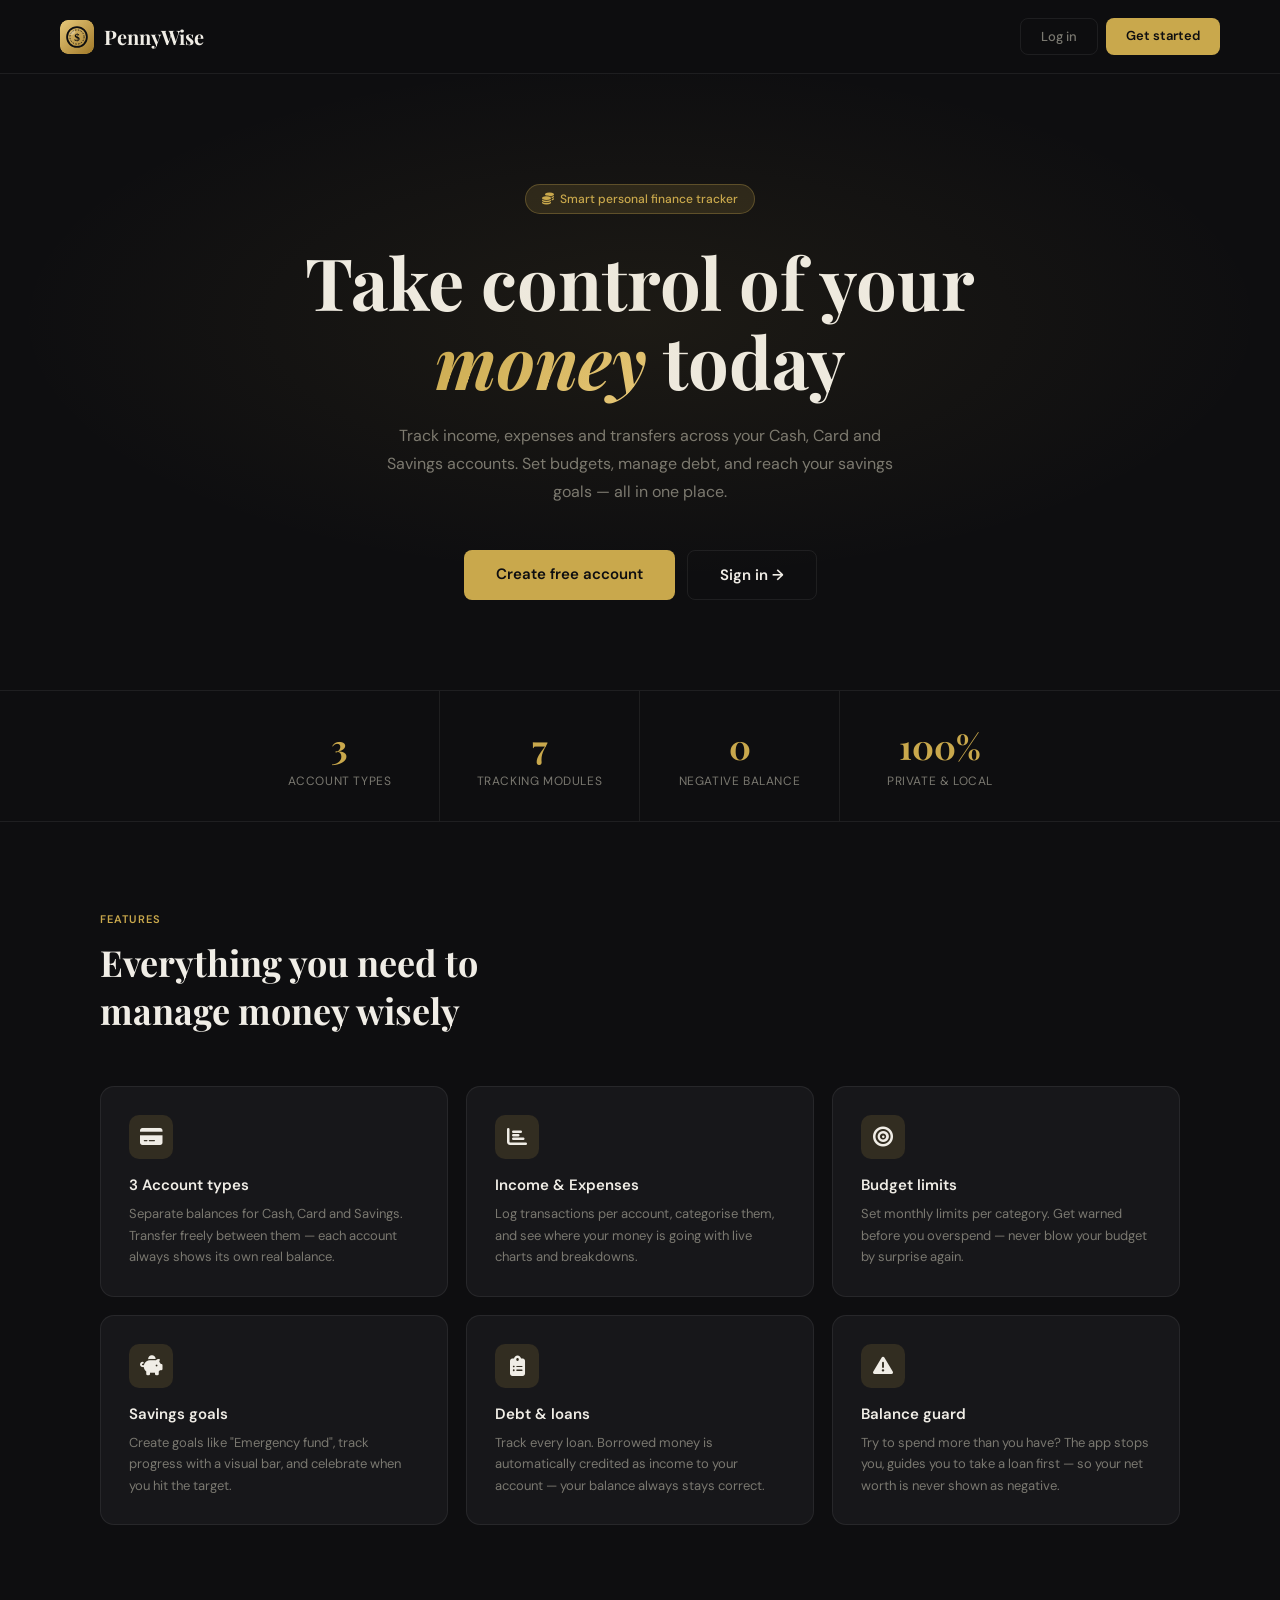
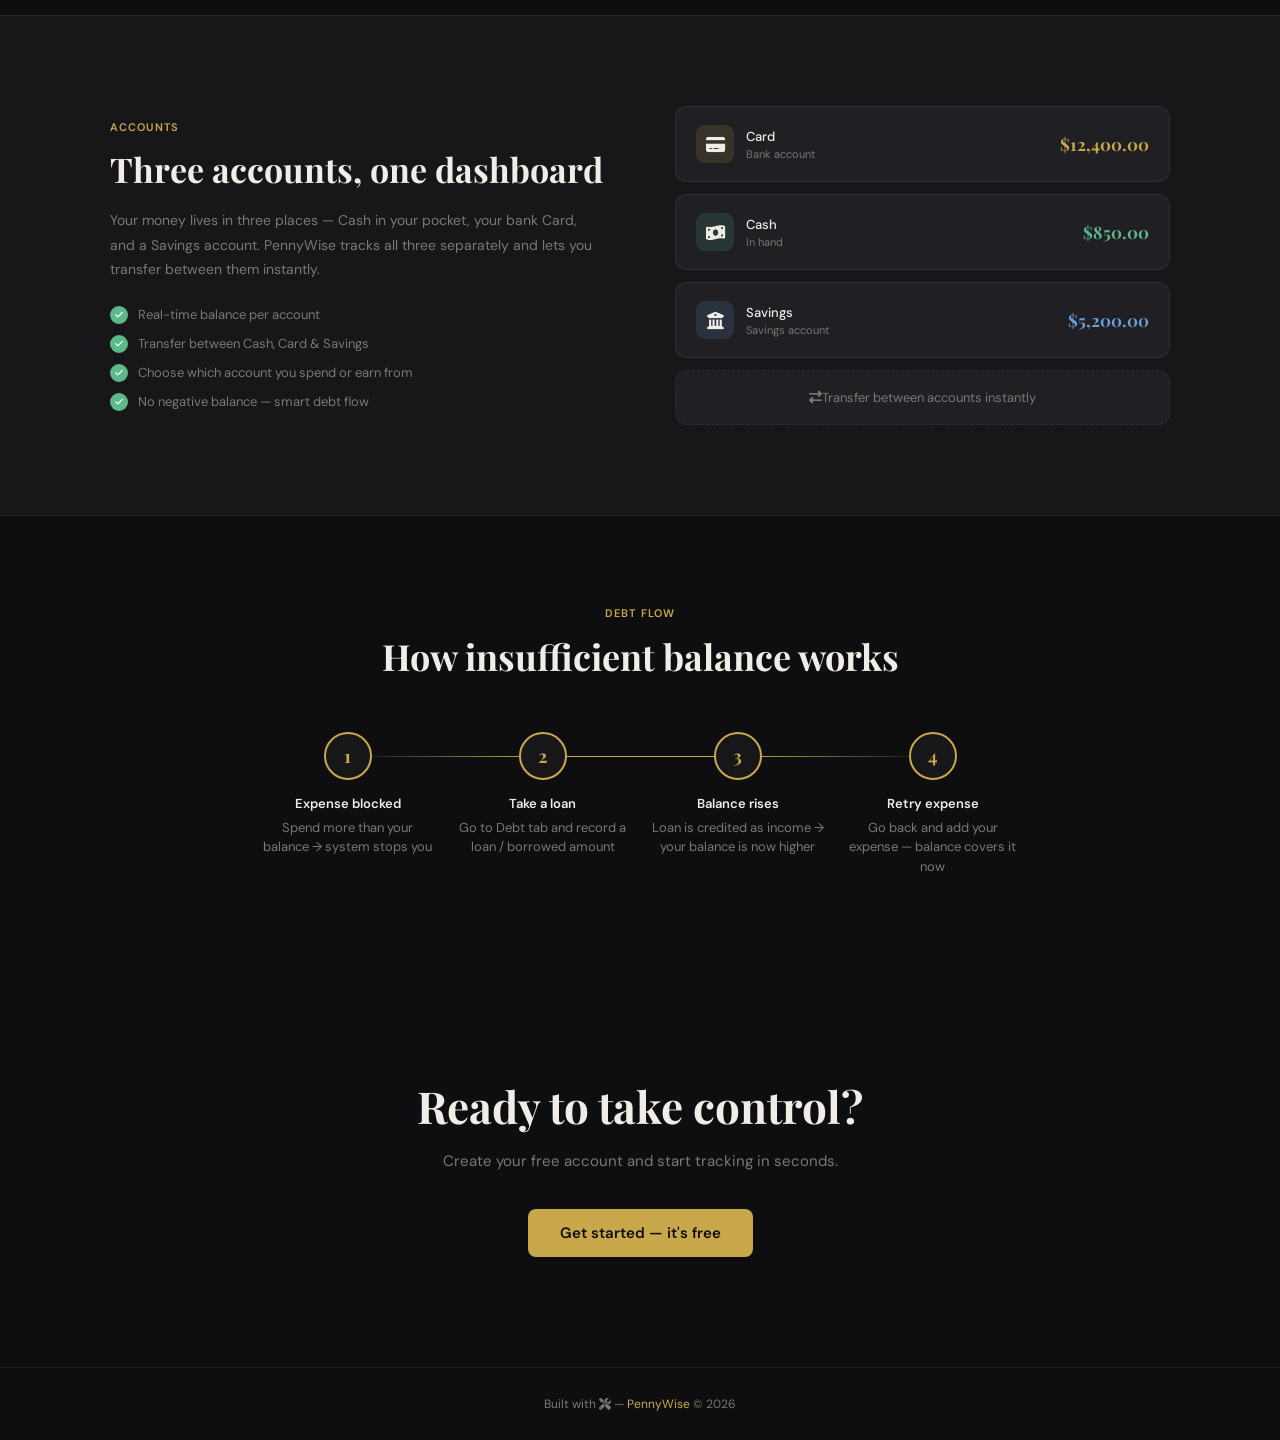
<file: pennyWise/home.html>
<!DOCTYPE html>
<html lang="en">
<head>
<meta charset="UTF-8">
<meta name="viewport" content="width=device-width, initial-scale=1.0">
<title>PennyWise — Smart Money Tracker</title>
<link rel="icon" type="image/svg+xml" href="assets/favicon.svg">
<link rel="stylesheet" href="https://cdnjs.cloudflare.com/ajax/libs/font-awesome/6.5.1/css/all.min.css">
<link href="https://fonts.googleapis.com/css2?family=Playfair+Display:wght@400;600;700&family=DM+Sans:wght@300;400;500;600&display=swap" rel="stylesheet">
<link rel="stylesheet" href="static/css/home.css">
<link rel="stylesheet" href="https://cdnjs.cloudflare.com/ajax/libs/font-awesome/6.5.1/css/all.min.css">
</head>
<body>

<nav>
  <a class="nav-brand" href="home.html">
    <img src="assets/logo.svg" alt="PennyWise">
    <span>PennyWise</span>
  </a>
  <div class="nav-links">
    <a href="login.html" class="btn-nav btn-outline">Log in</a>
    <a href="signup.html" class="btn-nav btn-gold">Get started</a>
  </div>
</nav>

<section class="hero">
  <div class="hero-badge"><i class="fa-solid fa-coins"></i> Smart personal finance tracker</div>
  <h1>Take control of your <em>money</em> today</h1>
  <p>Track income, expenses and transfers across your Cash, Card and Savings accounts. Set budgets, manage debt, and reach your savings goals — all in one place.</p>
  <div class="hero-btns">
    <a href="signup.html" class="btn-hero btn-hero-gold">Create free account</a>
    <a href="login.html" class="btn-hero btn-hero-ghost">Sign in →</a>
  </div>
</section>

<div class="stats-strip">
  <div class="stat-block"><div class="stat-n">3</div><div class="stat-l">Account types</div></div>
  <div class="stat-block"><div class="stat-n">7</div><div class="stat-l">Tracking modules</div></div>
  <div class="stat-block"><div class="stat-n">0</div><div class="stat-l">Negative balance</div></div>
  <div class="stat-block"><div class="stat-n">100%</div><div class="stat-l">Private & local</div></div>
</div>

<section class="features">
  <div class="sec-eyebrow">Features</div>
  <div class="sec-title">Everything you need to manage money wisely</div>
  <div class="feat-grid">
    <div class="feat-card">
      <div class="feat-icon"><i class="fa-solid fa-credit-card"></i></div>
      <div class="feat-title">3 Account types</div>
      <div class="feat-desc">Separate balances for Cash, Card and Savings. Transfer freely between them — each account always shows its own real balance.</div>
    </div>
    <div class="feat-card">
      <div class="feat-icon"><i class="fa-solid fa-chart-bar"></i></div>
      <div class="feat-title">Income & Expenses</div>
      <div class="feat-desc">Log transactions per account, categorise them, and see where your money is going with live charts and breakdowns.</div>
    </div>
    <div class="feat-card">
      <div class="feat-icon"><i class="fa-solid fa-bullseye"></i></div>
      <div class="feat-title">Budget limits</div>
      <div class="feat-desc">Set monthly limits per category. Get warned before you overspend — never blow your budget by surprise again.</div>
    </div>
    <div class="feat-card">
      <div class="feat-icon"><i class="fa-solid fa-piggy-bank"></i></div>
      <div class="feat-title">Savings goals</div>
      <div class="feat-desc">Create goals like "Emergency fund", track progress with a visual bar, and celebrate when you hit the target.</div>
    </div>
    <div class="feat-card">
      <div class="feat-icon"><i class="fa-solid fa-clipboard-list"></i></div>
      <div class="feat-title">Debt & loans</div>
      <div class="feat-desc">Track every loan. Borrowed money is automatically credited as income to your account — your balance always stays correct.</div>
    </div>
    <div class="feat-card">
      <div class="feat-icon"><i class="fa-solid fa-triangle-exclamation"></i></div>
      <div class="feat-title">Balance guard</div>
      <div class="feat-desc">Try to spend more than you have? The app stops you, guides you to take a loan first — so your net worth is never shown as negative.</div>
    </div>
  </div>
</section>

<section class="preview">
  <div class="preview-inner">
    <div class="preview-text">
      <div class="sec-eyebrow">Accounts</div>
      <h2>Three accounts, one dashboard</h2>
      <p>Your money lives in three places — Cash in your pocket, your bank Card, and a Savings account. PennyWise tracks all three separately and lets you transfer between them instantly.</p>
      <div class="checks">
        <div class="check"><div class="check-dot"><i class="fa-solid fa-check"></i></div>Real-time balance per account</div>
        <div class="check"><div class="check-dot"><i class="fa-solid fa-check"></i></div>Transfer between Cash, Card & Savings</div>
        <div class="check"><div class="check-dot"><i class="fa-solid fa-check"></i></div>Choose which account you spend or earn from</div>
        <div class="check"><div class="check-dot"><i class="fa-solid fa-check"></i></div>No negative balance — smart debt flow</div>
      </div>
    </div>
    <div class="acc-demo">
      <div class="acc-card">
        <div class="acc-left">
          <div class="acc-icon" style="background:rgba(201,168,76,.15)"><i class="fa-solid fa-credit-card"></i></div>
          <div><div class="acc-name">Card</div><div class="acc-sub">Bank account</div></div>
        </div>
        <div class="acc-bal" style="color:var(--gold)">$12,400.00</div>
      </div>
      <div class="acc-card">
        <div class="acc-left">
          <div class="acc-icon" style="background:rgba(92,186,138,.15)"><i class="fa-solid fa-money-bill-wave"></i></div>
          <div><div class="acc-name">Cash</div><div class="acc-sub">In hand</div></div>
        </div>
        <div class="acc-bal" style="color:var(--green)">$850.00</div>
      </div>
      <div class="acc-card">
        <div class="acc-left">
          <div class="acc-icon" style="background:rgba(106,159,216,.15)"><i class="fa-solid fa-building-columns"></i></div>
          <div><div class="acc-name">Savings</div><div class="acc-sub">Savings account</div></div>
        </div>
        <div class="acc-bal" style="color:var(--blue)">$5,200.00</div>
      </div>
      <div class="acc-card acc-transfer"><i class="fa-solid fa-right-left"></i> Transfer between accounts instantly</div>
    </div>
  </div>
</section>

<section class="flow">
  <div class="sec-eyebrow">Debt flow</div>
  <div class="sec-title" style="margin:0 auto 0;max-width:600px">How insufficient balance works</div>
  <div class="flow-steps">
    <div class="flow-step">
      <div class="flow-num">1</div>
      <div class="flow-label"><strong>Expense blocked</strong>Spend more than your balance → system stops you</div>
    </div>
    <div class="flow-step">
      <div class="flow-num">2</div>
      <div class="flow-label"><strong>Take a loan</strong>Go to Debt tab and record a loan / borrowed amount</div>
    </div>
    <div class="flow-step">
      <div class="flow-num">3</div>
      <div class="flow-label"><strong>Balance rises</strong>Loan is credited as income → your balance is now higher</div>
    </div>
    <div class="flow-step">
      <div class="flow-num">4</div>
      <div class="flow-label"><strong>Retry expense</strong>Go back and add your expense — balance covers it now</div>
    </div>
  </div>
</section>

<section class="cta">
  <h2>Ready to take control?</h2>
  <p>Create your free account and start tracking in seconds.</p>
  <a href="signup.html" class="btn-hero btn-hero-gold">Get started — it's free</a>
</section>

<footer>Built with <i class="fa-solid fa-screwdriver-wrench" ></i> — <span>PennyWise</span> © 2026</footer>
</body>
</html>
</file>
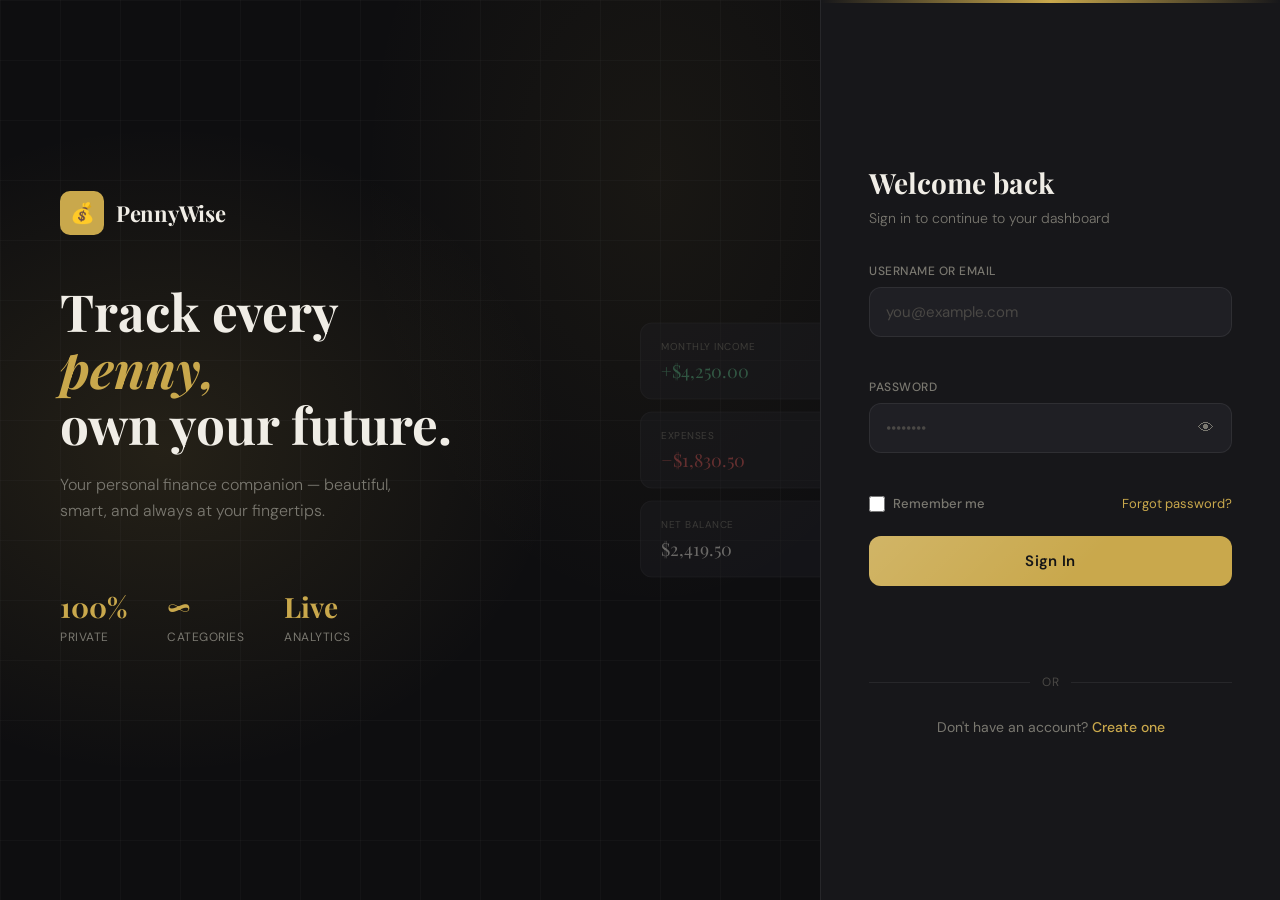
<file: pennyWise/login.html>
<!DOCTYPE html>
<html lang="en">
<head>
<meta charset="UTF-8">
<meta name="viewport" content="width=device-width, initial-scale=1.0">
<title>PennyWise — Login</title>
<link rel="icon" type="image/svg+xml" href="assets/favicon.svg">
<link href="https://fonts.googleapis.com/css2?family=Playfair+Display:wght@400;600;700&family=DM+Sans:wght@300;400;500&display=swap" rel="stylesheet">
<link rel="stylesheet" href="static/css/login.css">
</head>
<body>

<div class="left-panel">
  <div class="grid-lines"></div>

  <div class="brand">
    <div class="brand-logo">
      <div class="logo-icon">💰</div>
      <span class="logo-text">PennyWise</span>
    </div>

    <h1 class="hero-heading">
      Track every<br><em>penny,</em><br>own your future.
    </h1>
    <p class="hero-sub">
      Your personal finance companion — beautiful, smart, and always at your fingertips.
    </p>

    <div class="stats-row">
      <div class="stat-item">
        <span class="stat-num">100%</span>
        <span class="stat-label">Private</span>
      </div>
      <div class="stat-item">
        <span class="stat-num">∞</span>
        <span class="stat-label">Categories</span>
      </div>
      <div class="stat-item">
        <span class="stat-num">Live</span>
        <span class="stat-label">Analytics</span>
      </div>
    </div>
  </div>

  <div class="deco-cards">
    <div class="deco-card">
      <div class="deco-card-label">Monthly Income</div>
      <div class="deco-card-val plus">+$4,250.00</div>
    </div>
    <div class="deco-card">
      <div class="deco-card-label">Expenses</div>
      <div class="deco-card-val minus">−$1,830.50</div>
    </div>
    <div class="deco-card">
      <div class="deco-card-label">Net Balance</div>
      <div class="deco-card-val">$2,419.50</div>
    </div>
  </div>
</div>

<div class="right-panel">
  <div class="form-header">
    <h2>Welcome back</h2>
    <p>Sign in to continue to your dashboard</p>
  </div>

  <form id="loginForm">
    <div class="form-group">
      <label for="loginEmail">Username or email</label>
      <div class="input-wrap">
        <input type="text" id="loginEmail" placeholder="you@example.com" autocomplete="email">
      </div>
      <span class="error-msg" id="loginEmailError"></span>
    </div>

    <div class="form-group">
      <label for="loginPassword">Password</label>
      <div class="input-wrap">
        <input type="password" id="loginPassword" placeholder="••••••••" autocomplete="current-password">
        <button type="button" class="toggle-pw" onclick="togglePassword('loginPassword')" aria-label="Toggle password">👁</button>
      </div>
      <span class="error-msg" id="loginPasswordError"></span>
    </div>

    <div class="remember-row">
      <label>
        <input type="checkbox" id="rememberMe">
        Remember me
      </label>
      <a href="#" class="forgot">Forgot password?</a>
    </div>

    <button type="submit" class="btn-primary" id="loginBtn">Sign In</button>
    <div class="general-error" id="loginGeneralError"></div>
    <div class="success-msg" id="loginSuccess"></div>
  </form>

  <div class="divider"><span>or</span></div>

  <div class="switch-link">
    Don't have an account? <a href="signup.html">Create one</a>
  </div>
</div>
<script src="static/js/login.js"></script>
</body>
</html>
</file>
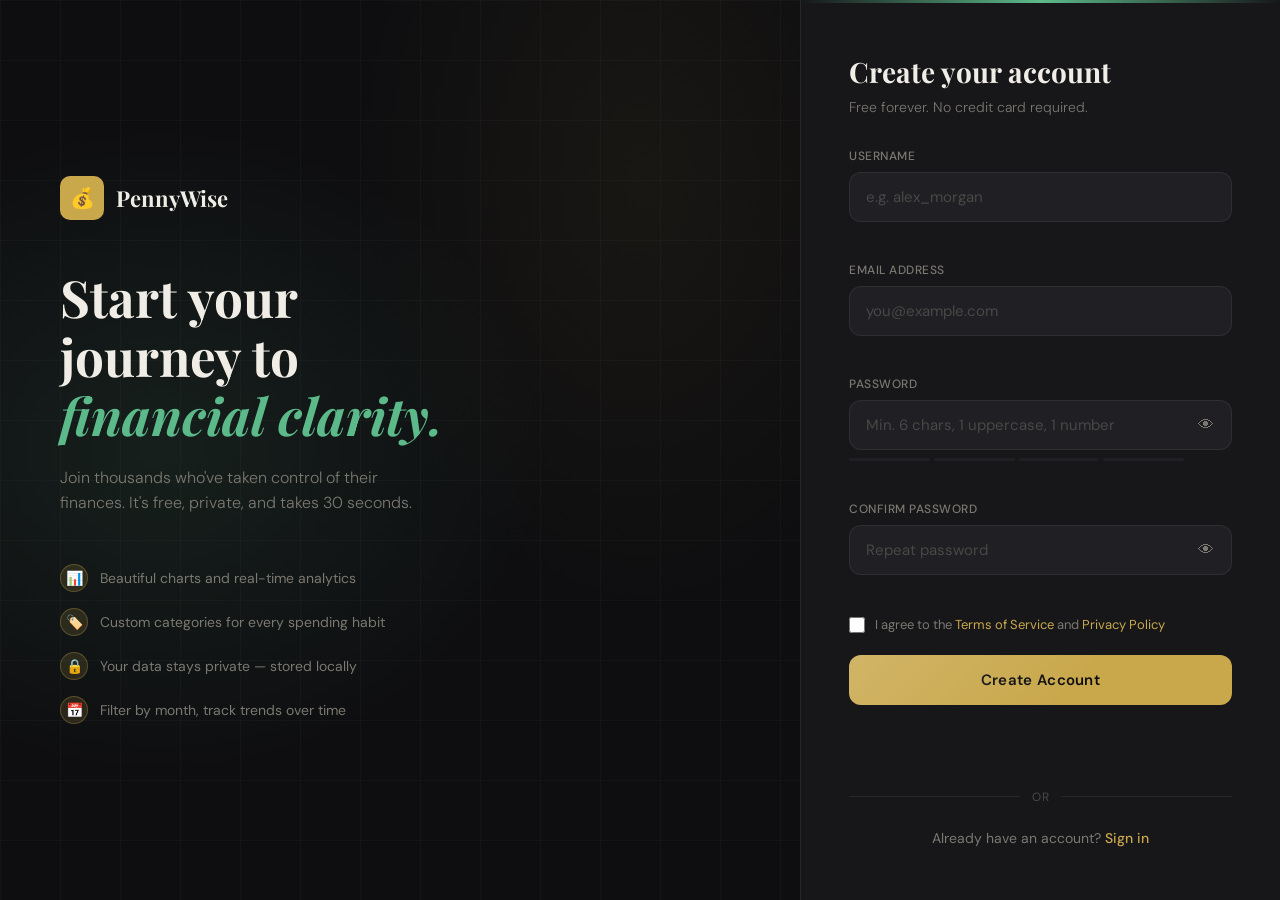
<file: pennyWise/signup.html>
<!DOCTYPE html>
<html lang="en">
<head>
<meta charset="UTF-8">
<meta name="viewport" content="width=device-width, initial-scale=1.0">
<title>PennyWise — Create Account</title>
<link rel="icon" type="image/svg+xml" href="assets/favicon.svg">
<link rel="stylesheet" href="static/css/signup.css">
<link href="https://fonts.googleapis.com/css2?family=Playfair+Display:wght@400;600;700&family=DM+Sans:wght@300;400;500&display=swap" rel="stylesheet">
</head>
<body>

<div class="left-panel">
  <div class="grid-lines"></div>
  <div class="brand-logo">
    <div class="logo-icon">💰</div>
    <span class="logo-text">PennyWise</span>
  </div>
  <h1 class="hero-heading">
    Start your<br>journey to<br><em>financial clarity.</em>
  </h1>
  <p class="hero-sub">
    Join thousands who've taken control of their finances. It's free, private, and takes 30 seconds.
  </p>
  <ul class="features-list">
    <li><span class="feature-dot">📊</span>Beautiful charts and real-time analytics</li>
    <li><span class="feature-dot">🏷️</span>Custom categories for every spending habit</li>
    <li><span class="feature-dot">🔒</span>Your data stays private — stored locally</li>
    <li><span class="feature-dot">📅</span>Filter by month, track trends over time</li>
  </ul>
</div>

<div class="right-panel">
  <div class="form-header">
    <h2>Create your account</h2>
    <p>Free forever. No credit card required.</p>
  </div>

  <form id="signupForm">

    <div class="form-group">
      <label for="signupUsername">Username</label>
      <div class="input-wrap">
        <input type="text" id="signupUsername" placeholder="e.g. alex_morgan" autocomplete="username" minlength="3" maxlength="50">
      </div>
      <span class="error-msg" id="signupUsernameError"></span>
    </div>

    <div class="form-group">
      <label for="signupEmail">Email address</label>
      <div class="input-wrap">
        <input type="email" id="signupEmail" placeholder="you@example.com" autocomplete="email">
      </div>
      <span class="error-msg" id="signupEmailError"></span>
    </div>

    <div class="form-group">
      <label for="signupPassword">Password</label>
      <div class="input-wrap">
        <input type="password" id="signupPassword" placeholder="Min. 6 chars, 1 uppercase, 1 number" autocomplete="new-password" oninput="checkStrength(this.value)">
        <button type="button" class="toggle-pw" onclick="togglePassword('signupPassword')" aria-label="Toggle password">👁</button>
      </div>
      <div class="pw-strength">
        <div class="strength-bar" id="s1"></div>
        <div class="strength-bar" id="s2"></div>
        <div class="strength-bar" id="s3"></div>
        <div class="strength-bar" id="s4"></div>
        <span class="strength-label" id="strengthLabel"></span>
      </div>
      <span class="error-msg" id="signupPasswordError"></span>
    </div>

    <div class="form-group">
      <label for="confirmPassword">Confirm password</label>
      <div class="input-wrap">
        <input type="password" id="confirmPassword" placeholder="Repeat password" autocomplete="new-password">
        <button type="button" class="toggle-pw" onclick="togglePassword('confirmPassword')" aria-label="Toggle password">👁</button>
      </div>
      <span class="error-msg" id="confirmPasswordError"></span>
    </div>

    <div class="terms-row">
      <input type="checkbox" id="agreeTerms">
      <span>I agree to the <a href="#">Terms of Service</a> and <a href="#">Privacy Policy</a></span>
    </div>

    <button type="submit" class="btn-primary" id="signupBtn">Create Account</button>
    <div class="general-error" id="signupGeneralError"></div>
    <div class="success-msg" id="signupSuccess"></div>
  </form>

  <div class="divider"><span>or</span></div>
  <div class="switch-link">
    Already have an account? <a href="login.html">Sign in</a>
  </div>
</div>

<script src="static/js/signup.js"></script>
</body>
</html>
</file>
<file: pennyWise/static/css/home.css>
:root{--bg:#0e0e10;--surface:#17171a;--surface2:#1f1f24;--border:rgba(255,255,255,0.07);--gold:#c9a84c;--gold-light:#e8c97a;--gold-dim:rgba(201,168,76,0.15);--text:#f0ede6;--text-muted:#7a7870;--green:#5cba8a;--red:#e05c5c;--blue:#6a9fd8;--radius:14px;--radius-sm:8px}
*{margin:0;padding:0;box-sizing:border-box}
body{font-family:'DM Sans',sans-serif;background:var(--bg);color:var(--text);min-height:100vh;overflow-x:hidden}
/* NAV */
nav{display:flex;align-items:center;justify-content:space-between;padding:18px 60px;border-bottom:1px solid var(--border);position:sticky;top:0;background:rgba(14,14,16,.92);backdrop-filter:blur(14px);z-index:100}
.nav-brand{display:flex;align-items:center;gap:10px;text-decoration:none}
.nav-brand img{width:34px;height:34px;border-radius:8px}
.nav-brand span{font-family:'Playfair Display',serif;font-size:20px;font-weight:700;color:var(--text)}
.nav-links{display:flex;gap:8px}
.btn-nav{padding:9px 20px;border-radius:var(--radius-sm);font-family:'DM Sans',sans-serif;font-size:13px;font-weight:500;cursor:pointer;text-decoration:none;transition:all .2s;display:inline-block}
.btn-outline{background:none;border:1px solid var(--border);color:var(--text-muted)}
.btn-outline:hover{border-color:var(--gold);color:var(--gold)}
.btn-gold{background:var(--gold);border:none;color:#0e0e10;font-weight:600}
.btn-gold:hover{background:var(--gold-light);transform:translateY(-1px);box-shadow:0 6px 20px rgba(201,168,76,.3)}
/* HERO */
.hero{text-align:center;padding:110px 20px 90px;position:relative}
.hero::before{content:'';position:absolute;inset:0;background:radial-gradient(ellipse 70% 60% at 50% 40%,rgba(201,168,76,.08) 0%,transparent 70%);pointer-events:none}
.hero-badge{display:inline-flex;align-items:center;gap:6px;background:var(--gold-dim);border:1px solid rgba(201,168,76,.3);border-radius:99px;padding:6px 16px;font-size:12px;color:var(--gold);font-weight:500;margin-bottom:28px}
.hero h1{font-family:'Playfair Display',serif;font-size:clamp(38px,7vw,72px);font-weight:700;line-height:1.1;margin-bottom:22px;max-width:820px;margin-inline:auto}
.hero h1 em{font-style:italic;background:linear-gradient(135deg,var(--gold),var(--gold-light));-webkit-background-clip:text;-webkit-text-fill-color:transparent;background-clip:text}
.hero p{font-size:16px;color:var(--text-muted);max-width:520px;margin:0 auto 44px;line-height:1.75}
.hero-btns{display:flex;gap:12px;justify-content:center;flex-wrap:wrap}
.btn-hero{padding:14px 32px;border-radius:var(--radius-sm);font-family:'DM Sans',sans-serif;font-size:15px;font-weight:600;cursor:pointer;text-decoration:none;transition:all .2s;display:inline-block}
.btn-hero-gold{background:var(--gold);border:none;color:#0e0e10}
.btn-hero-gold:hover{background:var(--gold-light);transform:translateY(-2px);box-shadow:0 10px 30px rgba(201,168,76,.35)}
.btn-hero-ghost{background:none;border:1px solid var(--border);color:var(--text)}
.btn-hero-ghost:hover{border-color:rgba(255,255,255,.18)}
/* STATS */
.stats-strip{display:flex;justify-content:center;gap:0;border-top:1px solid var(--border);border-bottom:1px solid var(--border);overflow:hidden}
.stat-block{flex:1;max-width:200px;text-align:center;padding:32px 20px;border-right:1px solid var(--border)}
.stat-block:last-child{border-right:none}
.stat-n{font-family:'Playfair Display',serif;font-size:34px;font-weight:700;color:var(--gold)}
.stat-l{font-size:12px;color:var(--text-muted);margin-top:4px;text-transform:uppercase;letter-spacing:.05em}
/* FEATURES */
.features{padding:90px 60px;max-width:1200px;margin:0 auto}
.sec-eyebrow{font-size:11px;font-weight:600;letter-spacing:.1em;text-transform:uppercase;color:var(--gold);margin-bottom:12px}
.sec-title{font-family:'Playfair Display',serif;font-size:36px;font-weight:700;margin-bottom:52px;max-width:480px}
.feat-grid{display:grid;grid-template-columns:repeat(3,1fr);gap:18px}
.feat-card{background:var(--surface);border:1px solid var(--border);border-radius:var(--radius);padding:28px;transition:border-color .2s,transform .2s}
.feat-card:hover{border-color:rgba(201,168,76,.22);transform:translateY(-3px)}
.feat-icon{width:44px;height:44px;background:var(--gold-dim);border-radius:10px;display:flex;align-items:center;justify-content:center;font-size:20px;margin-bottom:16px}
.feat-title{font-size:15px;font-weight:600;margin-bottom:8px}
.feat-desc{font-size:13px;color:var(--text-muted);line-height:1.65}
/* ACCOUNTS PREVIEW */
.preview{background:var(--surface);border-top:1px solid var(--border);border-bottom:1px solid var(--border);padding:90px 60px}
.preview-inner{max-width:1060px;margin:0 auto;display:grid;grid-template-columns:1fr 1fr;gap:70px;align-items:center}
.preview-text h2{font-family:'Playfair Display',serif;font-size:34px;font-weight:700;margin-bottom:16px;margin-top:12px}
.preview-text p{font-size:14px;color:var(--text-muted);line-height:1.75;margin-bottom:24px}
.checks{display:flex;flex-direction:column;gap:11px}
.check{display:flex;align-items:center;gap:10px;font-size:13px;color:var(--text-muted)}
.check-dot{width:18px;height:18px;background:var(--green);border-radius:50%;display:flex;align-items:center;justify-content:center;font-size:9px;color:#fff;flex-shrink:0}
.acc-demo{display:flex;flex-direction:column;gap:12px}
.acc-card{background:var(--surface2);border:1px solid var(--border);border-radius:12px;padding:18px 20px;display:flex;align-items:center;justify-content:space-between;transition:border-color .2s}
.acc-card:hover{border-color:rgba(255,255,255,.12)}
.acc-left{display:flex;align-items:center;gap:12px}
.acc-icon{width:38px;height:38px;border-radius:9px;display:flex;align-items:center;justify-content:center;font-size:17px}
.acc-name{font-size:13px;font-weight:500}
.acc-sub{font-size:11px;color:var(--text-muted);margin-top:2px}
.acc-bal{font-family:'Playfair Display',serif;font-size:17px;font-weight:700}
.acc-transfer{border-style:dashed;justify-content:center;font-size:13px;color:var(--text-muted)}
/* FLOW SECTION */
.flow{padding:90px 60px;max-width:900px;margin:0 auto;text-align:center}
.flow-steps{display:grid;grid-template-columns:repeat(4,1fr);gap:0;margin-top:52px;position:relative}
.flow-steps::before{content:'';position:absolute;top:24px;left:12%;right:12%;height:1px;background:linear-gradient(90deg,transparent,var(--gold),var(--gold),transparent)}
.flow-step{display:flex;flex-direction:column;align-items:center;gap:14px;padding:0 10px}
.flow-num{width:48px;height:48px;background:var(--surface);border:2px solid var(--gold);border-radius:50%;display:flex;align-items:center;justify-content:center;font-family:'Playfair Display',serif;font-size:18px;font-weight:700;color:var(--gold);position:relative;z-index:1}
.flow-label{font-size:13px;color:var(--text-muted);line-height:1.5;text-align:center}
.flow-label strong{display:block;font-weight:600;color:var(--text);margin-bottom:4px}
/* CTA */
.cta{text-align:center;padding:110px 20px}
.cta h2{font-family:'Playfair Display',serif;font-size:44px;font-weight:700;margin-bottom:16px}
.cta p{font-size:15px;color:var(--text-muted);margin-bottom:38px}
/* FOOTER */
footer{text-align:center;padding:28px;border-top:1px solid var(--border);font-size:12px;color:var(--text-muted)}
footer span{color:var(--gold)}
/* RESPONSIVE */
@media(max-width:900px){
  nav{padding:14px 20px}
  .features,.preview,.flow{padding:60px 24px}
  .feat-grid{grid-template-columns:1fr}
  .preview-inner{grid-template-columns:1fr;gap:40px}
  .flow-steps{grid-template-columns:1fr 1fr;gap:30px}
  .flow-steps::before{display:none}
  .cta{padding:60px 24px}
  .cta h2{font-size:30px}
  .stats-strip{flex-wrap:wrap}
  .stat-block{min-width:50%;border-bottom:1px solid var(--border)}
}
</file>
<file: pennyWise/static/css/login.css>
:root {
    --bg: #0e0e10;
    --surface: #17171a;
    --surface2: #1f1f24;
    --border: rgba(255,255,255,0.07);
    --gold: #c9a84c;
    --gold-light: #e8c97a;
    --gold-dim: rgba(201,168,76,0.15);
    --text: #f0ede6;
    --text-muted: #7a7870;
    --text-dim: #4a4845;
    --red: #e05c5c;
    --green: #5cba8a;
    --radius: 12px;
  }

  * { margin: 0; padding: 0; box-sizing: border-box; }

  body {
    font-family: 'DM Sans', sans-serif;
    background: var(--bg);
    color: var(--text);
    min-height: 100vh;
    display: flex;
    overflow: hidden;
  }

  /* Left panel */
  .left-panel {
    flex: 1;
    position: relative;
    display: flex;
    flex-direction: column;
    justify-content: center;
    padding: 60px;
    overflow: hidden;
  }

  .left-panel::before {
    content: '';
    position: absolute;
    inset: 0;
    background:
      radial-gradient(ellipse 80% 60% at 20% 50%, rgba(201,168,76,0.12) 0%, transparent 60%),
      radial-gradient(ellipse 60% 80% at 80% 20%, rgba(201,168,76,0.06) 0%, transparent 60%);
  }

  .grid-lines {
    position: absolute;
    inset: 0;
    background-image:
      linear-gradient(rgba(255,255,255,0.025) 1px, transparent 1px),
      linear-gradient(90deg, rgba(255,255,255,0.025) 1px, transparent 1px);
    background-size: 60px 60px;
  }

  .brand {
    position: relative;
    z-index: 1;
    margin-bottom: 64px;
  }

  .brand-logo {
    display: flex;
    align-items: center;
    gap: 12px;
    margin-bottom: 48px;
  }

  .logo-icon {
    width: 44px;
    height: 44px;
    background: var(--gold);
    border-radius: 10px;
    display: flex;
    align-items: center;
    justify-content: center;
    font-size: 20px;
  }

  .logo-text {
    font-family: 'Playfair Display', serif;
    font-size: 22px;
    font-weight: 700;
    letter-spacing: -0.3px;
    color: var(--text);
  }

  .hero-heading {
    font-family: 'Playfair Display', serif;
    font-size: clamp(36px, 4vw, 56px);
    font-weight: 700;
    line-height: 1.1;
    color: var(--text);
    margin-bottom: 20px;
  }

  .hero-heading em {
    font-style: italic;
    color: var(--gold);
  }

  .hero-sub {
    font-size: 16px;
    color: var(--text-muted);
    line-height: 1.6;
    max-width: 380px;
    font-weight: 300;
  }

  .stats-row {
    display: flex;
    gap: 40px;
    margin-top: 64px;
  }

  .stat-item {
    display: flex;
    flex-direction: column;
    gap: 4px;
  }

  .stat-num {
    font-family: 'Playfair Display', serif;
    font-size: 28px;
    font-weight: 700;
    color: var(--gold);
  }

  .stat-label {
    font-size: 12px;
    color: var(--text-muted);
    letter-spacing: 0.5px;
    text-transform: uppercase;
  }

  /* Floating cards decoration */
  .deco-cards {
    position: absolute;
    right: -20px;
    top: 50%;
    transform: translateY(-50%);
    display: flex;
    flex-direction: column;
    gap: 12px;
    z-index: 1;
    opacity: 0.4;
  }

  .deco-card {
    background: var(--surface2);
    border: 1px solid var(--border);
    border-radius: var(--radius);
    padding: 16px 20px;
    width: 200px;
    animation: float 6s ease-in-out infinite;
  }

  .deco-card:nth-child(2) { animation-delay: -2s; }
  .deco-card:nth-child(3) { animation-delay: -4s; }

  @keyframes float {
    0%, 100% { transform: translateY(0); }
    50% { transform: translateY(-8px); }
  }

  .deco-card-label { font-size: 10px; color: var(--text-muted); text-transform: uppercase; letter-spacing: 0.5px; margin-bottom: 6px; }
  .deco-card-val { font-family: 'Playfair Display', serif; font-size: 18px; color: var(--text); }
  .deco-card-val.plus { color: var(--green); }
  .deco-card-val.minus { color: var(--red); }

  /* Right panel */
  .right-panel {
    width: 460px;
    min-height: 100vh;
    background: var(--surface);
    border-left: 1px solid var(--border);
    display: flex;
    flex-direction: column;
    justify-content: center;
    padding: 48px;
    position: relative;
  }

  .right-panel::before {
    content: '';
    position: absolute;
    top: 0; right: 0;
    width: 100%; height: 3px;
    background: linear-gradient(90deg, transparent, var(--gold), transparent);
  }

  .form-header {
    margin-bottom: 36px;
  }

  .form-header h2 {
    font-family: 'Playfair Display', serif;
    font-size: 28px;
    font-weight: 700;
    color: var(--text);
    margin-bottom: 8px;
  }

  .form-header p {
    font-size: 14px;
    color: var(--text-muted);
    font-weight: 300;
  }

  .form-group {
    margin-bottom: 20px;
  }

  label {
    display: block;
    font-size: 12px;
    font-weight: 500;
    letter-spacing: 0.5px;
    text-transform: uppercase;
    color: var(--text-muted);
    margin-bottom: 8px;
  }

  .input-wrap {
    position: relative;
  }

  .input-wrap input {
    width: 100%;
    background: var(--surface2);
    border: 1px solid var(--border);
    border-radius: var(--radius);
    padding: 14px 16px;
    font-family: 'DM Sans', sans-serif;
    font-size: 15px;
    color: var(--text);
    outline: none;
    transition: border-color 0.2s, box-shadow 0.2s;
  }

  .input-wrap input:focus {
    border-color: var(--gold);
    box-shadow: 0 0 0 3px var(--gold-dim);
  }

  .input-wrap input::placeholder { color: var(--text-dim); }

  .toggle-pw {
    position: absolute;
    right: 14px;
    top: 50%;
    transform: translateY(-50%);
    background: none;
    border: none;
    color: var(--text-muted);
    cursor: pointer;
    font-size: 16px;
    padding: 4px;
    transition: color 0.2s;
  }
  .toggle-pw:hover { color: var(--gold); }

  .error-msg {
    font-size: 12px;
    color: var(--red);
    margin-top: 6px;
    min-height: 16px;
    display: block;
  }

  .remember-row {
    display: flex;
    align-items: center;
    justify-content: space-between;
    margin-bottom: 24px;
  }

  .remember-row label {
    display: flex;
    align-items: center;
    gap: 8px;
    text-transform: none;
    font-size: 13px;
    color: var(--text-muted);
    cursor: pointer;
    letter-spacing: 0;
    margin: 0;
  }

  .remember-row input[type=checkbox] {
    width: 16px; height: 16px;
    accent-color: var(--gold);
    cursor: pointer;
  }

  .forgot { font-size: 13px; color: var(--gold); text-decoration: none; transition: opacity 0.2s; }
  .forgot:hover { opacity: 0.7; }

  .btn-primary {
    width: 100%;
    background: var(--gold);
    color: #0e0e10;
    border: none;
    border-radius: var(--radius);
    padding: 15px;
    font-family: 'DM Sans', sans-serif;
    font-size: 15px;
    font-weight: 600;
    cursor: pointer;
    transition: background 0.2s, transform 0.15s, box-shadow 0.2s;
    letter-spacing: 0.3px;
    position: relative;
    overflow: hidden;
  }

  .btn-primary::after {
    content: '';
    position: absolute;
    inset: 0;
    background: linear-gradient(135deg, rgba(255,255,255,0.15) 0%, transparent 60%);
    pointer-events: none;
  }

  .btn-primary:hover {
    background: var(--gold-light);
    transform: translateY(-1px);
    box-shadow: 0 8px 24px rgba(201,168,76,0.3);
  }

  .btn-primary:active { transform: translateY(0); }
  .btn-primary:disabled { opacity: 0.6; cursor: not-allowed; transform: none; }

  .success-msg {
    font-size: 13px;
    color: var(--green);
    text-align: center;
    margin-top: 12px;
    min-height: 18px;
    font-weight: 500;
  }

  .general-error {
    font-size: 13px;
    color: var(--red);
    text-align: center;
    margin-top: 12px;
    min-height: 18px;
  }

  .divider {
    display: flex;
    align-items: center;
    gap: 12px;
    margin: 28px 0;
  }

  .divider::before, .divider::after {
    content: '';
    flex: 1;
    height: 1px;
    background: var(--border);
  }

  .divider span {
    font-size: 12px;
    color: var(--text-dim);
    text-transform: uppercase;
    letter-spacing: 0.5px;
  }

  .switch-link {
    text-align: center;
    font-size: 14px;
    color: var(--text-muted);
  }

  .switch-link a {
    color: var(--gold);
    text-decoration: none;
    font-weight: 500;
    transition: opacity 0.2s;
  }

  .switch-link a:hover { opacity: 0.7; }

  /* Mobile */
  @media (max-width: 768px) {
    body { flex-direction: column; overflow: auto; }
    .left-panel { padding: 40px 24px 32px; min-height: auto; }
    .deco-cards { display: none; }
    .stats-row { gap: 24px; }
    .right-panel { width: 100%; padding: 32px 24px 48px; border-left: none; border-top: 1px solid var(--border); }
  }
</file>
<file: pennyWise/static/css/signup.css>
:root {
  --bg: #0e0e10;
  --surface: #17171a;
  --surface2: #1f1f24;
  --border: rgba(255,255,255,0.07);
  --gold: #c9a84c;
  --gold-light: #e8c97a;
  --gold-dim: rgba(201,168,76,0.15);
  --text: #f0ede6;
  --text-muted: #7a7870;
  --text-dim: #4a4845;
  --red: #e05c5c;
  --green: #5cba8a;
  --radius: 12px;
}

* {
  margin: 0;
  padding: 0;
  box-sizing: border-box;
}

body {
  font-family: 'DM Sans', sans-serif;
  background: var(--bg);
  color: var(--text);
  min-height: 100vh;
  display: flex;

  /* ✅ FIXED */
  overflow-x: hidden;
  overflow-y: auto;
}

/* LEFT PANEL */
.left-panel {
  flex: 1;
  position: relative;
  display: flex;
  flex-direction: column;
  justify-content: center;
  padding: 60px;
  overflow: hidden;
}

.left-panel::before {
  content: '';
  position: absolute;
  inset: 0;
  background:
    radial-gradient(ellipse 80% 60% at 20% 50%, rgba(92,186,138,0.10) 0%, transparent 60%),
    radial-gradient(ellipse 60% 80% at 80% 20%, rgba(201,168,76,0.06) 0%, transparent 60%);
}

.grid-lines {
  position: absolute;
  inset: 0;
  background-image:
    linear-gradient(rgba(255,255,255,0.025) 1px, transparent 1px),
    linear-gradient(90deg, rgba(255,255,255,0.025) 1px, transparent 1px);
  background-size: 60px 60px;
}

.brand-logo {
  display: flex;
  align-items: center;
  gap: 12px;
  margin-bottom: 48px;
  position: relative;
  z-index: 1;
}

.logo-icon {
  width: 44px;
  height: 44px;
  background: var(--gold);
  border-radius: 10px;
  display: flex;
  align-items: center;
  justify-content: center;
  font-size: 20px;
}

.logo-text {
  font-family: 'Playfair Display', serif;
  font-size: 22px;
  font-weight: 700;
  color: var(--text);
}

.hero-heading {
  font-family: 'Playfair Display', serif;
  font-size: clamp(32px, 4vw, 52px);
  font-weight: 700;
  line-height: 1.15;
  color: var(--text);
  margin-bottom: 20px;
  position: relative;
  z-index: 1;
}

.hero-heading em {
  font-style: italic;
  color: var(--green);
}

.hero-sub {
  font-size: 16px;
  color: var(--text-muted);
  line-height: 1.6;
  max-width: 380px;
  font-weight: 300;
  position: relative;
  z-index: 1;
}

.features-list {
  list-style: none;
  margin-top: 48px;
  display: flex;
  flex-direction: column;
  gap: 16px;
  position: relative;
  z-index: 1;
}

.features-list li {
  display: flex;
  align-items: center;
  gap: 12px;
  font-size: 14px;
  color: var(--text-muted);
}

.feature-dot {
  width: 28px;
  height: 28px;
  background: var(--gold-dim);
  border: 1px solid rgba(201,168,76,0.3);
  border-radius: 50%;
  display: flex;
  align-items: center;
  justify-content: center;
  font-size: 14px;
  flex-shrink: 0;
}

/* RIGHT PANEL */
.right-panel {
  width: 480px;

  /* ✅ FIXED */
  height: 100vh;
  overflow-y: auto;

  background: var(--surface);
  border-left: 1px solid var(--border);
  display: flex;
  flex-direction: column;
  justify-content: center;
  padding: 48px;
  position: relative;
}

.right-panel::before {
  content: '';
  position: absolute;
  top: 0;
  right: 0;
  width: 100%;
  height: 3px;
  background: linear-gradient(90deg, transparent, var(--green), transparent);
}

.form-header {
  margin-bottom: 32px;
}

.form-header h2 {
  font-family: 'Playfair Display', serif;
  font-size: 28px;
  font-weight: 700;
  color: var(--text);
  margin-bottom: 8px;
}

.form-header p {
  font-size: 14px;
  color: var(--text-muted);
  font-weight: 300;
}

.name-row {
  display: flex;
  gap: 12px;
}

.name-row .form-group {
  flex: 1;
}

.form-group {
  margin-bottom: 18px;
}

label {
  display: block;
  font-size: 12px;
  font-weight: 500;
  letter-spacing: 0.5px;
  text-transform: uppercase;
  color: var(--text-muted);
  margin-bottom: 8px;
}

.input-wrap {
  position: relative;
}

.input-wrap input {
  width: 100%;
  background: var(--surface2);
  border: 1px solid var(--border);
  border-radius: var(--radius);
  padding: 14px 16px;
  font-family: 'DM Sans', sans-serif;
  font-size: 15px;
  color: var(--text);
  outline: none;
  transition: border-color 0.2s, box-shadow 0.2s;
}

.input-wrap input:focus {
  border-color: var(--gold);
  box-shadow: 0 0 0 3px var(--gold-dim);
}

.input-wrap input::placeholder {
  color: var(--text-dim);
}

.toggle-pw {
  position: absolute;
  right: 14px;
  top: 50%;
  transform: translateY(-50%);
  background: none;
  border: none;
  color: var(--text-muted);
  cursor: pointer;
  font-size: 16px;
  padding: 4px;
  transition: color 0.2s;
}

.toggle-pw:hover {
  color: var(--gold);
}

.error-msg {
  font-size: 12px;
  color: var(--red);
  margin-top: 6px;
  min-height: 16px;
  display: block;
}

.pw-strength {
  margin-top: 8px;
  display: flex;
  gap: 4px;
  align-items: center;
}

.strength-bar {
  flex: 1;
  height: 3px;
  border-radius: 99px;
  background: var(--surface2);
  transition: background 0.3s;
}

.strength-label {
  font-size: 11px;
  color: var(--text-dim);
  margin-left: 4px;
  min-width: 40px;
}

.terms-row {
  display: flex;
  align-items: flex-start;
  gap: 10px;
  margin-bottom: 20px;
}

.terms-row input[type=checkbox] {
  width: 16px;
  height: 16px;
  accent-color: var(--gold);
  cursor: pointer;
  margin-top: 2px;
  flex-shrink: 0;
}

.terms-row span {
  font-size: 13px;
  color: var(--text-muted);
  line-height: 1.5;
}

.terms-row a {
  color: var(--gold);
  text-decoration: none;
}

.btn-primary {
  width: 100%;
  background: var(--gold);
  color: #0e0e10;
  border: none;
  border-radius: var(--radius);
  padding: 15px;
  font-family: 'DM Sans', sans-serif;
  font-size: 15px;
  font-weight: 600;
  cursor: pointer;
  transition: background 0.2s, transform 0.15s, box-shadow 0.2s;
  letter-spacing: 0.3px;
  position: relative;
  overflow: hidden;
}

.btn-primary::after {
  content: '';
  position: absolute;
  inset: 0;
  background: linear-gradient(135deg, rgba(255,255,255,0.15) 0%, transparent 60%);
  pointer-events: none;
}

.btn-primary:hover {
  background: var(--gold-light);
  transform: translateY(-1px);
  box-shadow: 0 8px 24px rgba(201,168,76,0.3);
}

.btn-primary:active {
  transform: translateY(0);
}

.btn-primary:disabled {
  opacity: 0.6;
  cursor: not-allowed;
  transform: none;
}

.success-msg {
  font-size: 13px;
  color: var(--green);
  text-align: center;
  margin-top: 12px;
  min-height: 18px;
  font-weight: 500;
}

.general-error {
  font-size: 13px;
  color: var(--red);
  text-align: center;
  margin-top: 12px;
  min-height: 18px;
}

.divider {
  display: flex;
  align-items: center;
  gap: 12px;
  margin: 24px 0;
}

.divider::before,
.divider::after {
  content: '';
  flex: 1;
  height: 1px;
  background: var(--border);
}

.divider span {
  font-size: 12px;
  color: var(--text-dim);
  text-transform: uppercase;
  letter-spacing: 0.5px;
}

.switch-link {
  text-align: center;
  font-size: 14px;
  color: var(--text-muted);
}

.switch-link a {
  color: var(--gold);
  text-decoration: none;
  font-weight: 500;
  transition: opacity 0.2s;
}

.switch-link a:hover {
  opacity: 0.7;
}

/* MOBILE */
@media (max-width: 768px) {
  body {
    flex-direction: column;
    overflow-y: auto;
  }

  .left-panel {
    padding: 40px 24px 32px;
    min-height: auto;
  }

  .right-panel {
    width: 100%;
    height: auto;
    min-height: 100vh;
    border-left: none;
    border-top: 1px solid var(--border);
    padding: 32px 24px 48px;
    overflow-y: visible;
  }

  .name-row {
    flex-direction: column;
    gap: 0;
  }
}
</file>
